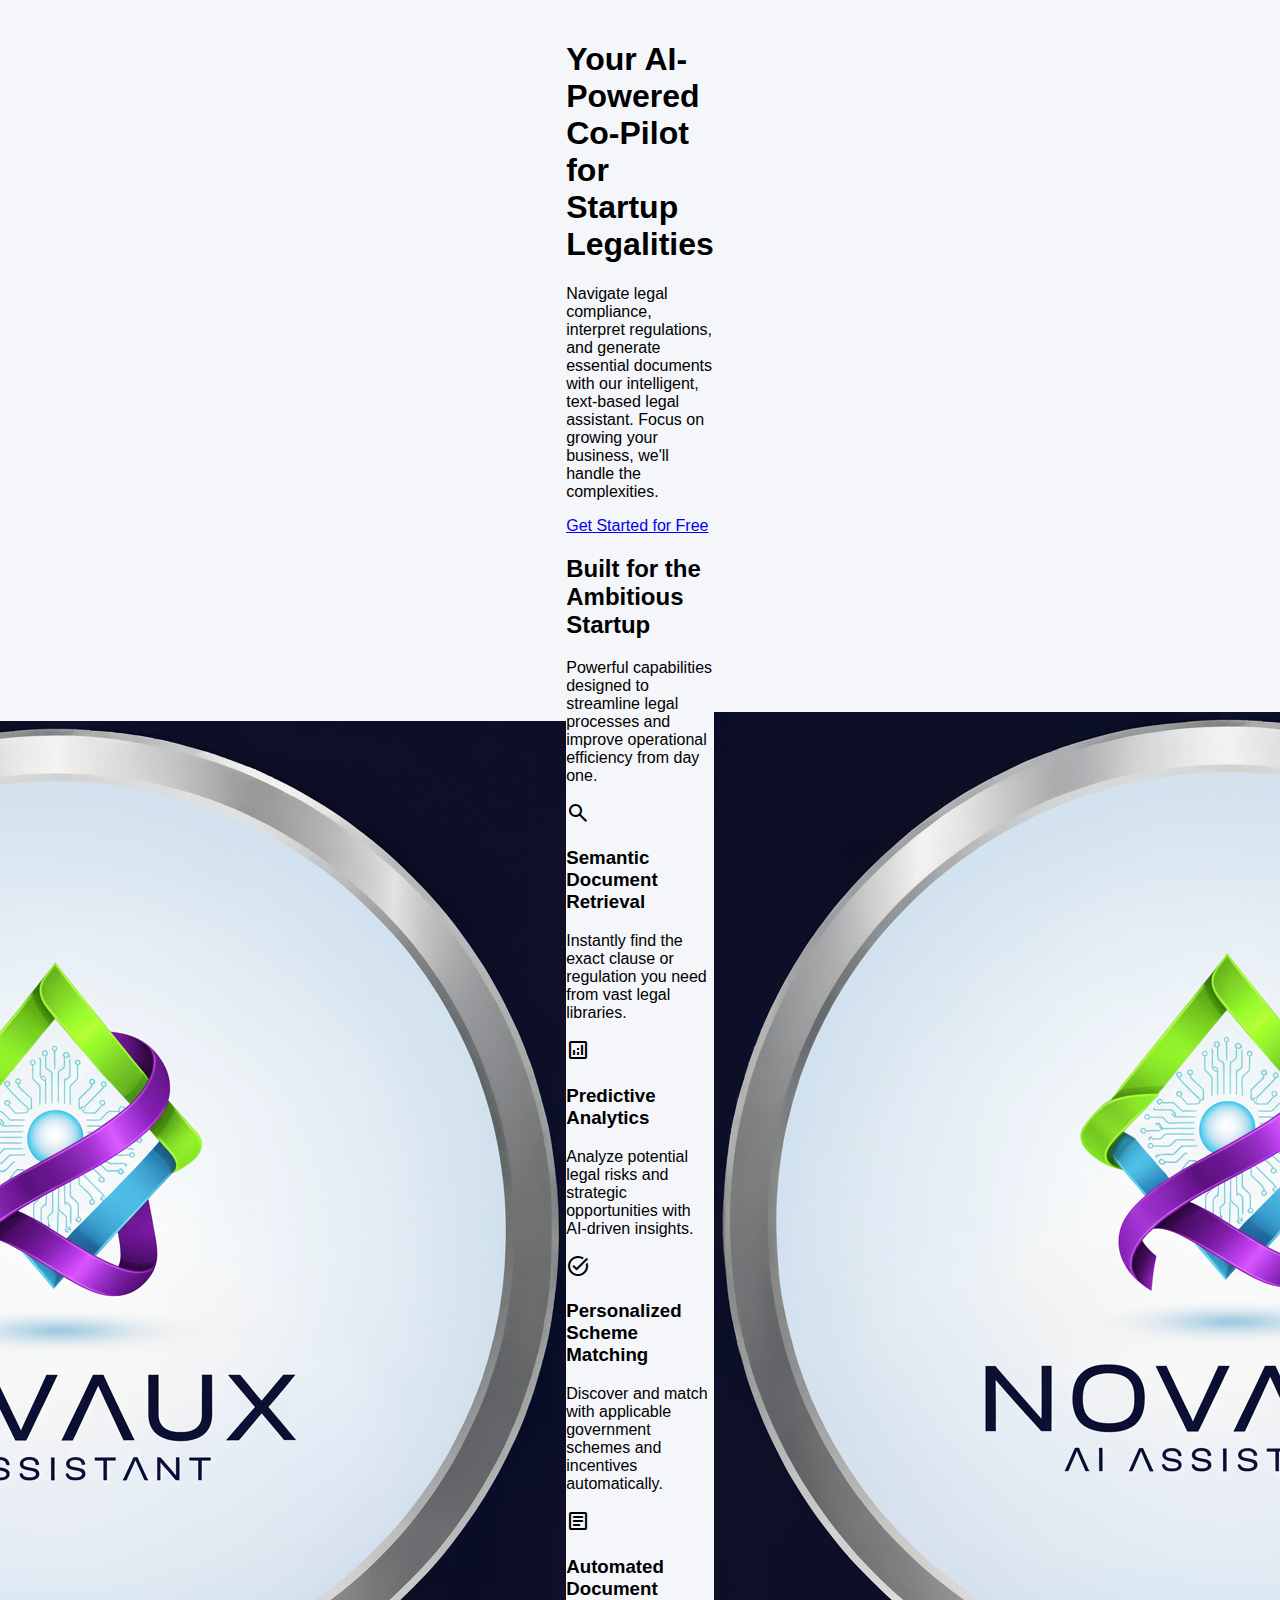
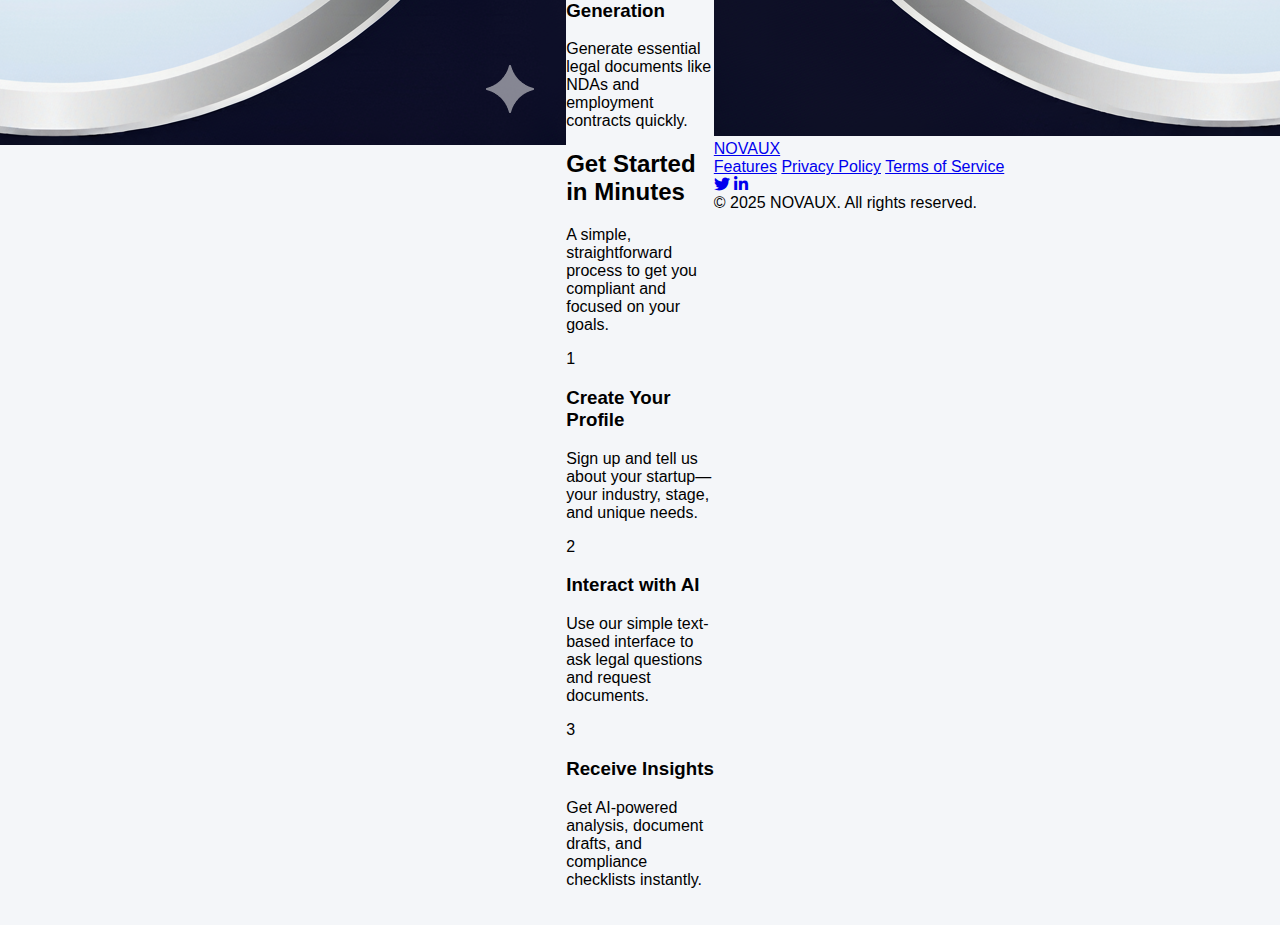
<file: temp2/index.html>
<!DOCTYPE html>
<html lang="en">
<head>
  <meta charset="UTF-8">
  <meta name="viewport" content="width=device-width, initial-scale=1.0">
  <title>NOVAUX - AI Startup Legal Assistant</title>
  
  <meta name="description" content="NOVAUX helps startups navigate legal compliance, regulatory interpretation, and strategic planning with an AI-driven legal assistant.">
  <link rel="icon" href="/logo.png"> <link rel="stylesheet" href="styles.css">
  <link href="https://fonts.googleapis.com/css2?family=Material+Symbols+Outlined" rel="stylesheet">
  <link rel="stylesheet" href="https://cdnjs.cloudflare.com/ajax/libs/font-awesome/6.5.2/css/all.min.css">
</head>
<body>

<header class="header">
  <div class="container">
    <div class="nav-container">
      <a href="/" aria-label="NOVAUX Home" class="logo">
        <img src="logo.png" alt="NOVAUX Logo">
        <span>NOVAUX</span>
      </a>
      <nav class="main-nav">
        <a href="#features">Features</a>
        <a href="#how-it-works">How It Works</a>
      </nav>
      <div id="auth-buttons">
        <a href="login.html" class="btn btn-secondary">Login</a>
        <a href="signup.html" class="btn btn-primary">Sign Up</a>
      </div>
    </div>
  </div>
</header>

<main>
  <section class="hero">
    <div class="container hero-content fade-in-up">
      <h1>Your AI-Powered Co-Pilot for Startup Legalities</h1>
      <p class="subtitle">Navigate legal compliance, interpret regulations, and generate essential documents with our intelligent, text-based legal assistant. Focus on growing your business, we'll handle the complexities.</p>
      <div class="hero-cta">
        <a href="signup.html" class="btn btn-primary">Get Started for Free</a>
      </div>
    </div>
  </section>

  <section id="features" class="section">
    <div class="container">
      <div class="section-header fade-in-up">
        <h2>Built for the Ambitious Startup</h2>
        <p>Powerful capabilities designed to streamline legal processes and improve operational efficiency from day one.</p>
      </div>
      <div class="feature-grid">
        <div class="feature-card fade-in-up">
          <div class="feature-icon"><span class="material-symbols-outlined">search</span></div>
          <h3>Semantic Document Retrieval</h3>
          <p>Instantly find the exact clause or regulation you need from vast legal libraries.</p>
        </div>
        <div class="feature-card fade-in-up" style="animation-delay: 0.1s;">
          <div class="feature-icon"><span class="material-symbols-outlined">analytics</span></div>
          <h3>Predictive Analytics</h3>
          <p>Analyze potential legal risks and strategic opportunities with AI-driven insights.</p>
        </div>
        <div class="feature-card fade-in-up" style="animation-delay: 0.2s;">
          <div class="feature-icon"><span class="material-symbols-outlined">task_alt</span></div>
          <h3>Personalized Scheme Matching</h3>
          <p>Discover and match with applicable government schemes and incentives automatically.</p>
        </div>
        <div class="feature-card fade-in-up" style="animation-delay: 0.3s;">
          <div class="feature-icon"><span class="material-symbols-outlined">article</span></div>
          <h3>Automated Document Generation</h3>
          <p>Generate essential legal documents like NDAs and employment contracts quickly.</p>
        </div>
      </div>
    </div>
  </section>

  <section id="how-it-works" class="section how-it-works">
    <div class="container">
      <div class="section-header fade-in-up">
        <h2>Get Started in Minutes</h2>
        <p>A simple, straightforward process to get you compliant and focused on your goals.</p>
      </div>
      <div class="steps-container">
        <div class="step fade-in-up">
          <div class="step-number">1</div>
          <h3>Create Your Profile</h3>
          <p>Sign up and tell us about your startup—your industry, stage, and unique needs.</p>
        </div>
        <div class="step fade-in-up" style="animation-delay: 0.2s;">
          <div class="step-number">2</div>
          <h3>Interact with AI</h3>
          <p>Use our simple text-based interface to ask legal questions and request documents.</p>
        </div>
        <div class="step fade-in-up" style="animation-delay: 0.4s;">
          <div class="step-number">3</div>
          <h3>Receive Insights</h3>
          <p>Get AI-powered analysis, document drafts, and compliance checklists instantly.</p>
        </div>
      </div>
    </div>
  </section>
</main>

<footer>
    <div class="container">
        <div class="footer-content">
            <a href="/" aria-label="NOVAUX Home" class="logo footer-logo">
                <img src="logo.png" alt="NOVAUX Logo">
                <span>NOVAUX</span>
            </a>
            <div class="footer-links">
                <a href="#features">Features</a>
                <a href="#">Privacy Policy</a>
                <a href="#">Terms of Service</a>
            </div>
            <div class="footer-socials">
                <a href="#" aria-label="Twitter"><i class="fab fa-twitter"></i></a>
                <a href="#" aria-label="LinkedIn"><i class="fab fa-linkedin-in"></i></a>
            </div>
            <div class="footer-copyright">
                &copy; 2025 NOVAUX. All rights reserved.
            </div>
        </div>
    </div>
</footer>


<script>
async function checkSession() {
  try {
    const res = await fetch("http://localhost:5000/current_user", { credentials: "include" });
    if (!res.ok) throw new Error('Network response was not ok');
    
    const data = await res.json();
    const authButtons = document.getElementById("auth-buttons");

    if (data.logged_in) {
      authButtons.innerHTML = `
        <a href="dashboard.html" class="btn btn-secondary">Dashboard</a>
        <button id="logoutBtn" class="btn btn-primary">Logout</button>
      `;
      document.getElementById("logoutBtn").addEventListener("click", async () => {
        await fetch("http://localhost:5000/logout", { method: "POST", credentials: "include" });
        window.location.href = "index.html";
      });
    } else {
      authButtons.innerHTML = `
        <a href="login.html" class="btn btn-secondary">Login</a>
        <a href="signup.html" class="btn btn-primary">Sign Up</a>
      `;
    }
  } catch (err) {
    console.error("Session check failed:", err);
    // Fallback in case of server error
    document.getElementById("auth-buttons").innerHTML = `
        <a href="login.html" class="btn btn-secondary">Login</a>
        <a href="signup.html" class="btn btn-primary">Sign Up</a>
      `;
  }
}

// Run the session check when the page loads
document.addEventListener("DOMContentLoaded", checkSession);
</script>

</body>
</html>
</file>
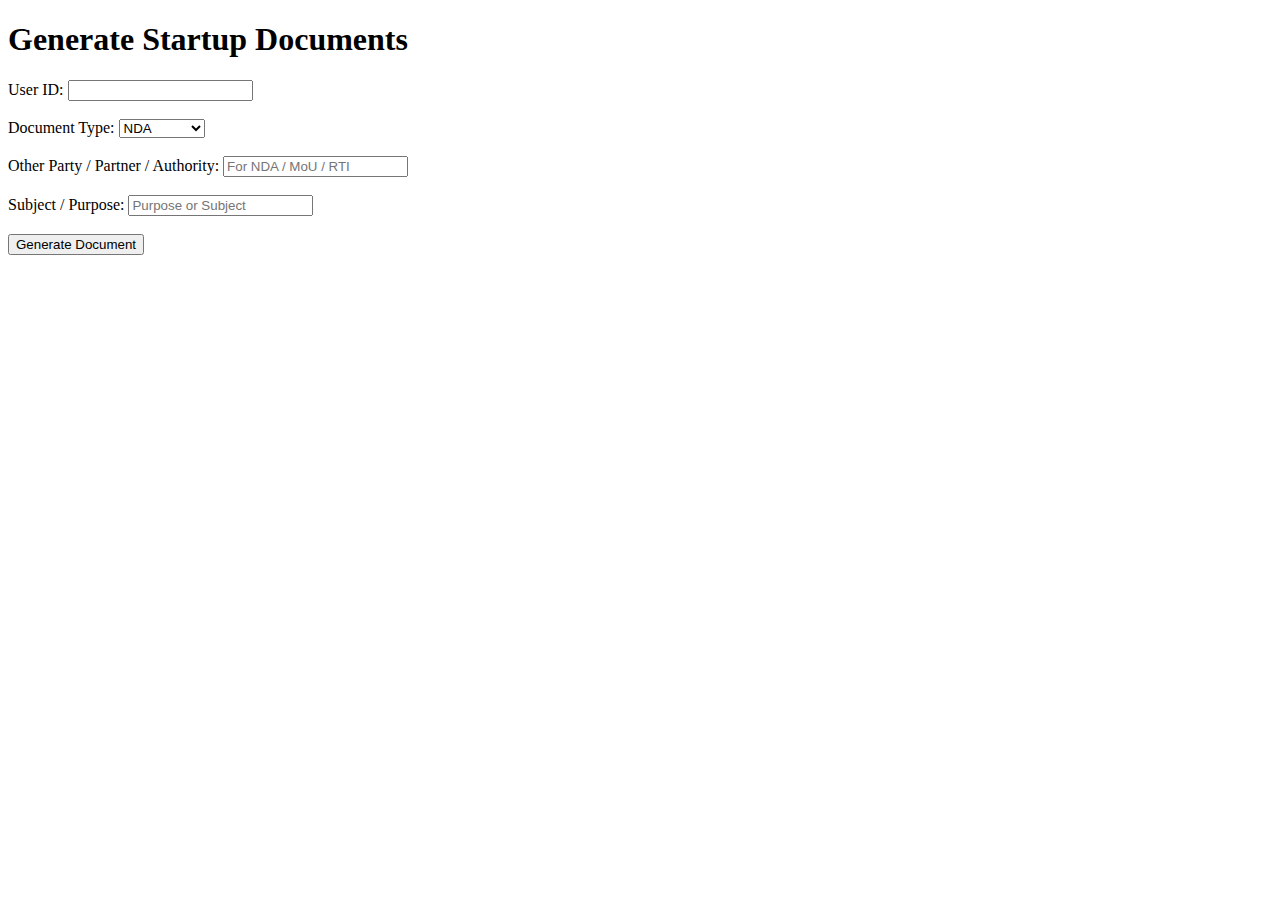
<file: docgenerator/templates/index.html>
<!DOCTYPE html>
<html lang="en">
<head>
  <meta charset="UTF-8">
  <title>Automated Document Generator</title>
</head>
<body>
  <h1>Generate Startup Documents</h1>
  <form action="/generate" method="post">
    <label>User ID:</label>
    <input type="text" name="user_id" required><br><br>

    <label>Document Type:</label>
    <select name="doc_type" required>
      <option value="nda">NDA</option>
      <option value="pitch_deck">Pitch Deck</option>
      <option value="mou">MoU</option>
      <option value="rti">RTI Draft</option>
    </select><br><br>

    <label>Other Party / Partner / Authority:</label>
    <input type="text" name="other_party" placeholder="For NDA / MoU / RTI"><br><br>

    <label>Subject / Purpose:</label>
    <input type="text" name="subject" placeholder="Purpose or Subject"><br><br>

    <button type="submit">Generate Document</button>
  </form>
</body>
</html>
</file>
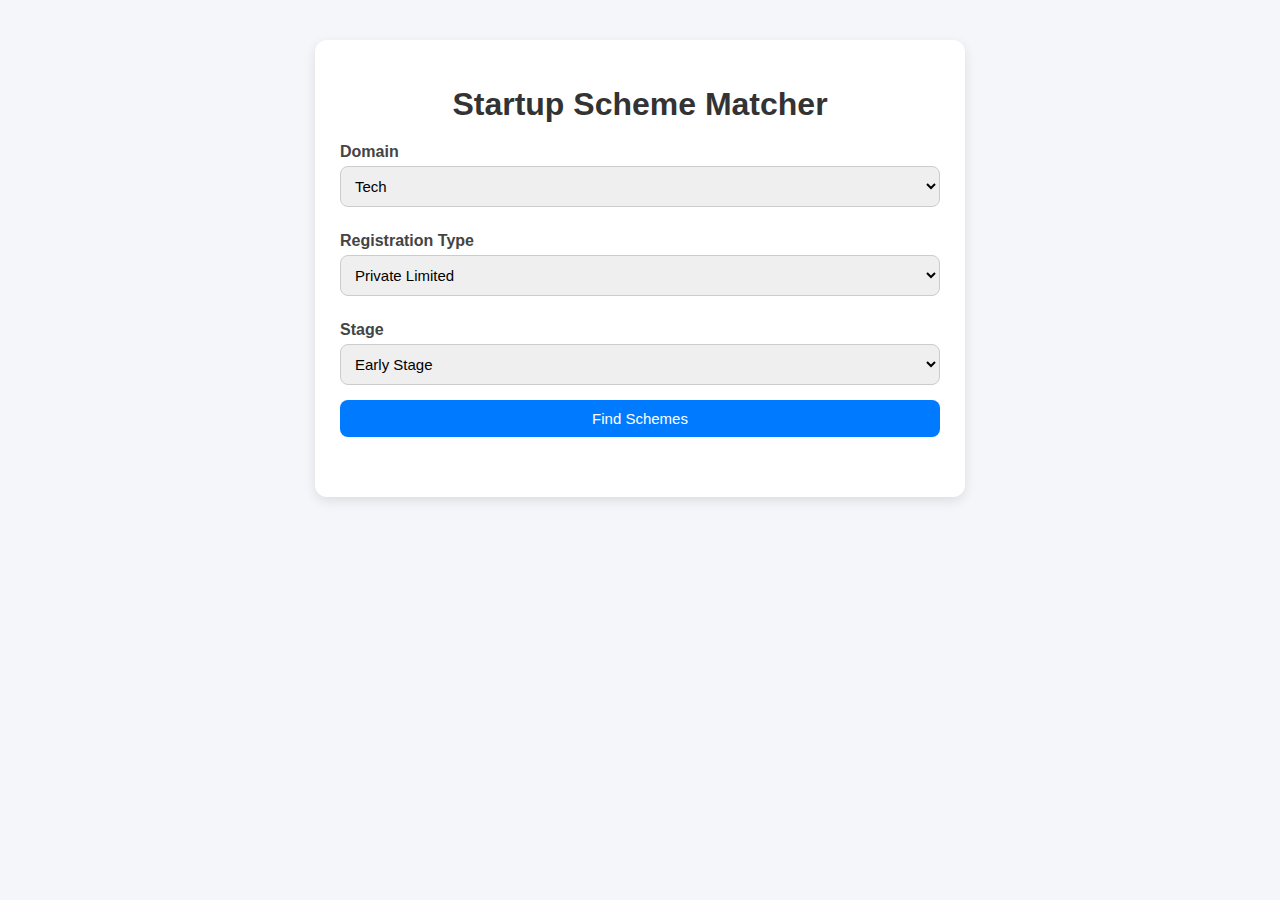
<file: scheme/frontend/index.html>
<!DOCTYPE html>
<html lang="en">
<head>
  <meta charset="UTF-8">
  <meta name="viewport" content="width=device-width, initial-scale=1.0">
  <title>Startup Scheme Matcher</title>
  <link rel="stylesheet" href="styles.css">
</head>
<body>
  <div class="container">
    <h1>Startup Scheme Matcher</h1>
    <form id="schemeForm">
      <label for="domain">Domain</label>
      <select id="domain" name="domain" required>
        <option value="tech">Tech</option>
        <option value="biotech">Biotech</option>
        <option value="agriculture">Agriculture</option>
        <option value="manufacturing">Manufacturing</option>
        <option value="services">Services</option>
        <option value="education">Education</option>
        <option value="social impact">Social Impact</option>
      </select>

      <label for="registration">Registration Type</label>
      <select id="registration" name="registration" required>
        <option value="private limited">Private Limited</option>
        <option value="LLP">LLP</option>
        <option value="MSME">MSME</option>
        <option value="society">Society</option>
        <option value="trust">Trust</option>
      </select>

      <label for="stage">Stage</label>
      <select id="stage" name="stage" required>
        <option value="early">Early Stage</option>
        <option value="growth">Growth</option>
        <option value="scaling">Scaling</option>
      </select>

      <button type="submit">Find Schemes</button>
    </form>

    <div id="results" class="results"></div>
  </div>

  <script>
    document.getElementById("schemeForm").addEventListener("submit", async function(event) {
      event.preventDefault();

      const data = {
        domain: document.getElementById("domain").value,
        registration: document.getElementById("registration").value,
        stage: document.getElementById("stage").value
      };

      const response = await fetch("http://127.0.0.1:5000/match_schemes", {
        method: "POST",
        headers: { "Content-Type": "application/json" },
        body: JSON.stringify(data)
      });

      const schemes = await response.json();
      const resultsDiv = document.getElementById("results");
      resultsDiv.innerHTML = "";

      if (schemes.length === 0) {
        resultsDiv.innerHTML = "<p>No schemes matched your profile.</p>";
      } else {
        schemes.forEach(scheme => {
          const card = document.createElement("div");
          card.classList.add("card");
          card.innerHTML = `
            <h3>${scheme.name}</h3>
            <p><strong>Benefits:</strong> ${scheme.benefits}</p>
            <a href="${scheme.link}" target="_blank">Apply Here</a>
          `;
          resultsDiv.appendChild(card);
        });
      }
    });
  </script>
</body>
</html>
</file>
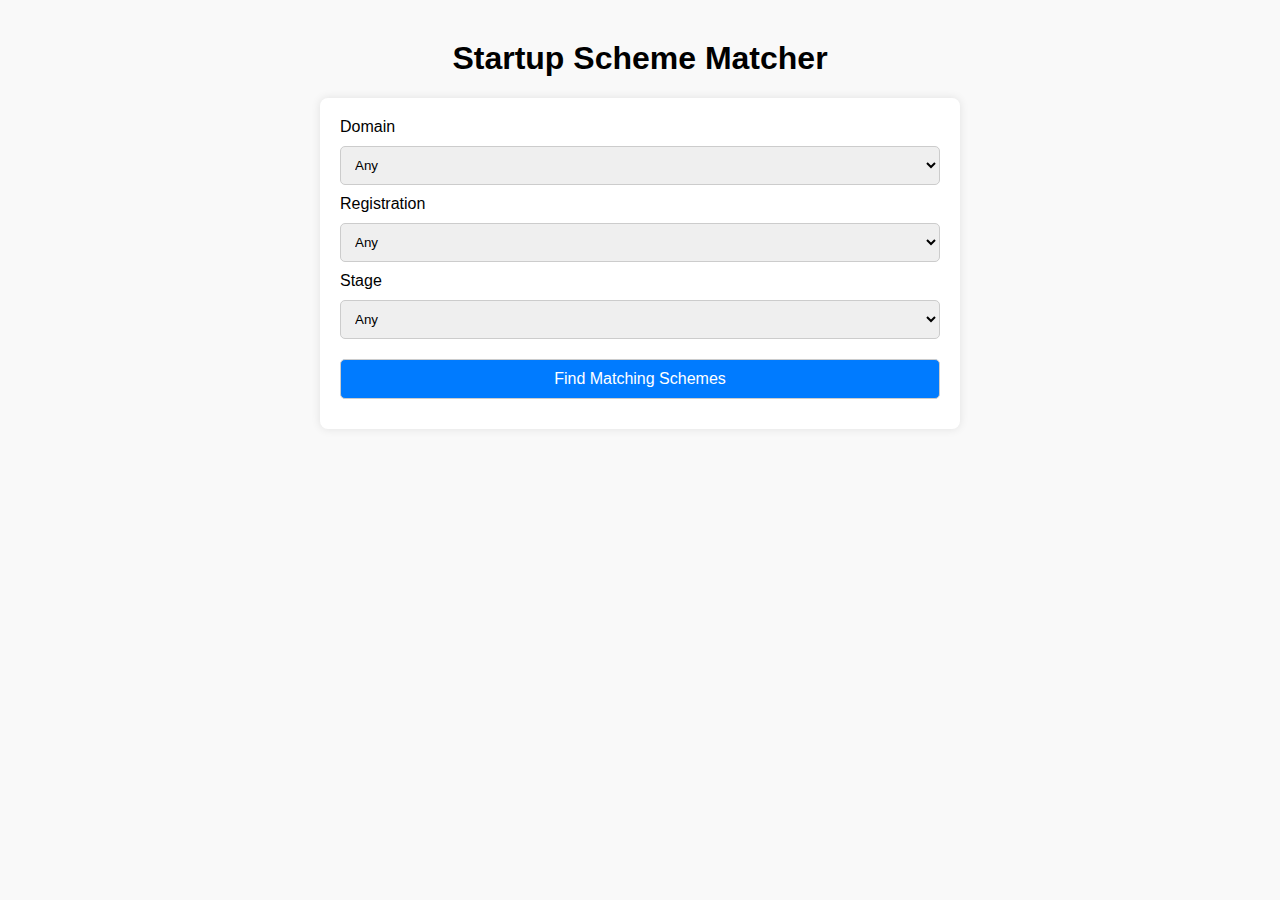
<file: schemeapi/frontend/index.html>
<!DOCTYPE html>
<html lang="en">
<head>
  <meta charset="UTF-8">
  <title>Startup Scheme Matcher</title>
  <style>
    body { font-family: Arial, sans-serif; margin: 40px; background: #f9f9f9; }
    h1 { text-align: center; }
    .form-container { max-width: 600px; margin: auto; background: #fff; padding: 20px; border-radius: 8px; box-shadow: 0 0 10px rgba(0,0,0,0.1); }
    select, button { width: 100%; padding: 10px; margin: 10px 0; border-radius: 5px; border: 1px solid #ccc; }
    button { background: #007bff; color: white; font-size: 16px; cursor: pointer; }
    button:hover { background: #0056b3; }
    .results { margin-top: 30px; }
    .scheme { background: #fff; padding: 15px; margin-bottom: 10px; border-radius: 6px; box-shadow: 0 0 5px rgba(0,0,0,0.1); }
    .scheme a { text-decoration: none; color: #007bff; }
  </style>
</head>
<body>
  <h1>Startup Scheme Matcher</h1>
  <div class="form-container">
    <label for="domain">Domain</label>
    <select id="domain">
      <option value="any">Any</option>
      <option value="agriculture">Agriculture</option>
      <option value="biotech">Biotech</option>
      <option value="tech">Tech</option>
      <option value="manufacturing">Manufacturing</option>
      <option value="services">Services</option>
      <option value="education">Education</option>
      <option value="social impact">Social Impact</option>
    </select>

    <label for="registration">Registration</label>
    <select id="registration">
      <option value="any">Any</option>
      <option value="private limited">Private Limited</option>
      <option value="LLP">LLP</option>
      <option value="MSME">MSME</option>
      <option value="society">Society</option>
      <option value="trust">Trust</option>
    </select>

    <label for="stage">Stage</label>
    <select id="stage">
      <option value="any">Any</option>
      <option value="early">Early</option>
      <option value="growth">Growth</option>
      <option value="scaling">Scaling</option>
    </select>

    <button onclick="findSchemes()">Find Matching Schemes</button>
  </div>

  <div class="results" id="results"></div>

  <script>
    async function findSchemes() {
      const domain = document.getElementById("domain").value;
      const registration = document.getElementById("registration").value;
      const stage = document.getElementById("stage").value;

      const response = await fetch("/match", {
        method: "POST",
        headers: { "Content-Type": "application/json" },
        body: JSON.stringify({ domain, registration, stage })
      });

      const data = await response.json();
      const resultsDiv = document.getElementById("results");
      resultsDiv.innerHTML = "";

      if (data.length === 0) {
        resultsDiv.innerHTML = "<p>No matching schemes found.</p>";
        return;
      }

      data.forEach(scheme => {
        const div = document.createElement("div");
        div.className = "scheme";
        div.innerHTML = `
          <h3>${scheme.name}</h3>
          <p><strong>Benefits:</strong> ${scheme.benefits}</p>
          <p><a href="${scheme.link}" target="_blank">Apply Here</a></p>
        `;
        resultsDiv.appendChild(div);
      });
    }
  </script>
</body>
</html>
</file>
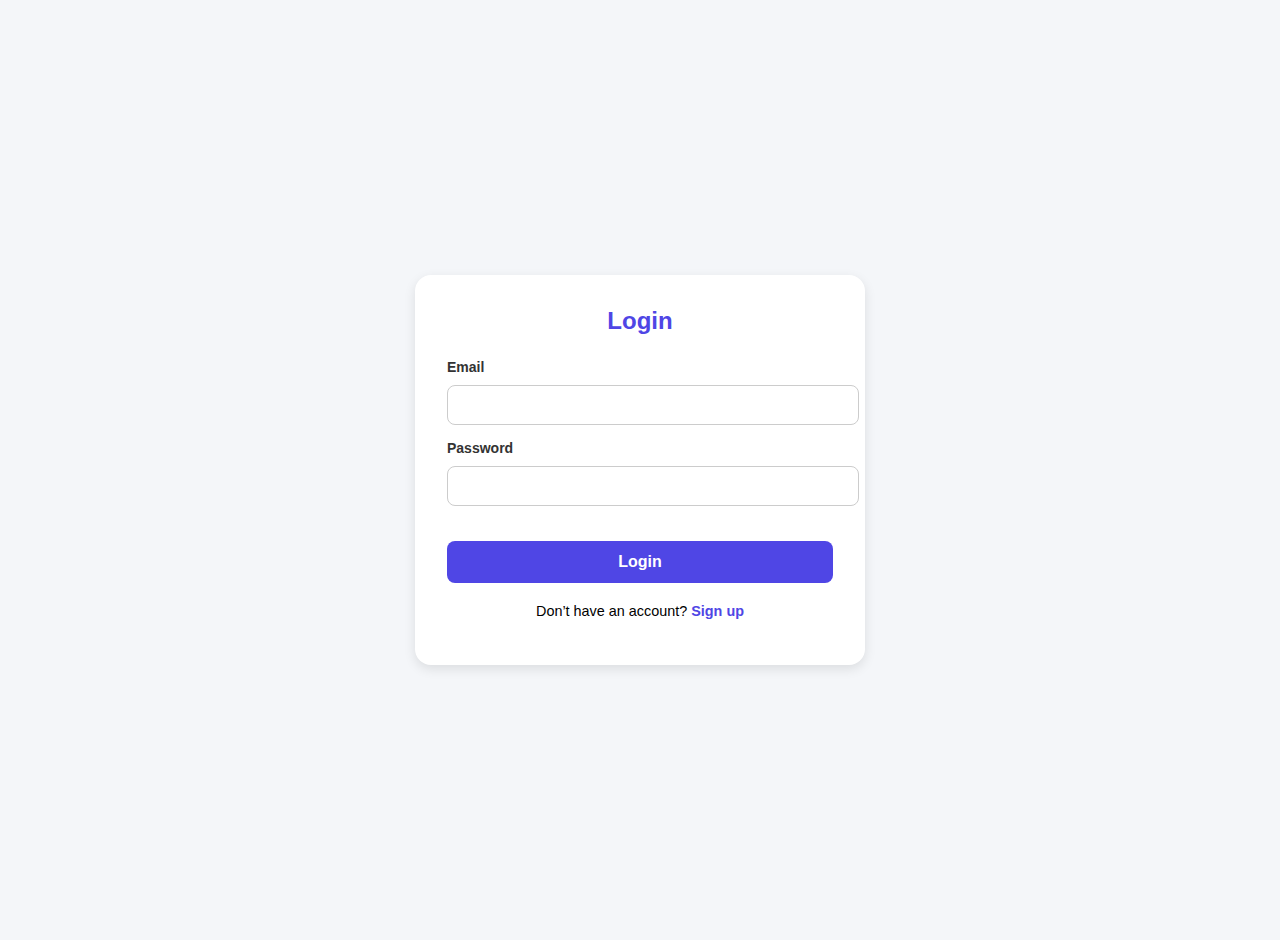
<file: templates/dashboard.html>
<!DOCTYPE html>
<html lang="en">
<head>
  <meta charset="UTF-8">
  <meta name="viewport" content="width=device-width, initial-scale=1.0">
  <title>Dashboard - AI Startup Legal Assistant</title>
  <link href="https://fonts.googleapis.com/css2?family=Open+Sans:wght@400;600;700&display=swap" rel="stylesheet">
  <link href="https://cdnjs.cloudflare.com/ajax/libs/font-awesome/6.5.2/css/all.min.css" rel="stylesheet">
  <style>
    body {
      font-family: 'Open Sans', sans-serif;
      margin: 0;
      background: #f9f9f9;
      color: #333;
    }

    /* Navbar (copied from index.html style) */
    header {
      position: sticky; top: 0; z-index: 1000;
      background: #fff;
      box-shadow: 0 2px 6px rgba(0,0,0,0.05);
    }
    .nav-container {
      display: flex;
      justify-content: space-between;
      align-items: center;
      padding: 16px 32px;
      background: #fff;
      border-radius: 8px;
      margin: 0 auto;
      max-width: 1200px;
    }
    header h1 a {
      color: #4F46E5;
      font-size: 1.5rem;
      font-weight: 700;
      text-decoration: none;
    }
    nav a {
      margin-left: 24px;
      font-weight: 600;
      transition: color 0.2s;
      text-decoration: none;
      color: #333;
    }
    nav a:hover {
      color: #7C3AED;
    }
    .btn-logout {
      background: #e74c3c;
      color: #fff;
      padding: 8px 16px;
      border-radius: 6px;
      font-weight: 600;
      border: none;
      cursor: pointer;
      margin-left: 24px;
    }
    .btn-logout:hover {
      background: #c0392b;
    }

    /* Container */
    .container {
      max-width: 1000px;
      margin: 2rem auto;
      background: white;
      padding: 2rem;
      border-radius: 8px;
      box-shadow: 0 4px 8px rgba(0,0,0,0.1);
    }

    /* Cards */
    .cards {
      display: grid;
      grid-template-columns: 1fr 1fr;
      gap: 2rem;
      margin-top: 2rem;
    }
    @media(max-width: 768px) {
      .cards {
        grid-template-columns: 1fr;
      }
    }
    .card {
      background: #ffffff;
      padding: 1.5rem;
      border-radius: 10px;
      box-shadow: 0 4px 8px rgba(0,0,0,0.1);
    }
    .card h3 {
      margin-bottom: 1rem;
      color: #2c3e50;
    }
    .card table {
      width: 100%;
      border-collapse: collapse;
    }
    .card th {
      text-align: left;
      padding: 0.5rem;
      color: #555;
      width: 30%;
    }
    .card td {
      padding: 0.5rem;
      color: #333;
    }
  </style>
</head>
<body>
  <!-- Navbar -->
  <header>
    <div class="nav-container">
      <h1><a href="index.html" aria-label="AI Startup Legal Assistant Home">NOVAUX</a></h1>
      <nav>
        <a href="index.html">Home</a>
        <a href="index.html">Feature</a>
        <a href="resources.html">Resources</a>
        <button class="btn-logout" id="logoutBtn">Logout</button>
      </nav>
    </div>
  </header>

  <!-- Main content -->
  <div class="container">
    <h2>Welcome to your Dashboard 🎉</h2>
    <p>This is your central hub for managing your startup profile and exploring legal resources.</p>

    <div class="cards">
      <!-- User Card -->
      <div class="card">
        <h3>User Info</h3>
        <table>
          <tr><th>User ID</th><td id="userId">Loading...</td></tr>
          <tr><th>Full Name</th><td id="userName">Loading...</td></tr>
          <tr><th>Email</th><td id="userEmail">Loading...</td></tr>
        </table>
      </div>

      <!-- Startup Card -->
      <div class="card">
        <h3>Startup Info</h3>
        <table>
          <tr><th>Name</th><td id="startupName">Loading...</td></tr>
          <tr><th>Domain</th><td id="startupDomain">Loading...</td></tr>
          <tr><th>Stage</th><td id="startupStage">Loading...</td></tr>
          <tr><th>Funding</th><td id="startupFunding">Loading...</td></tr>
          <tr><th>Team Size</th><td id="startupTeam">Loading...</td></tr>
          <tr><th>Location</th><td id="startupLocation">Loading...</td></tr>
          <tr><th>Website</th><td id="startupWebsite">Loading...</td></tr>
          <tr><th>Problem</th><td id="startupProblem">Loading...</td></tr>
          <tr><th>Vision</th><td id="startupVision">Loading...</td></tr>
        </table>
      </div>
    </div>
  </div>

  <!-- JS -->
  <script>
  const userId = localStorage.getItem("user_id");

  if (!userId) {
    window.location.href = "login.html";
  } else {
    fetch(`http://localhost:5000/user/${userId}`, {
      credentials: "include"   // ✅ validate with Flask session
    })
      .then(res => res.json())
      .then(data => {
        if (data.error) {
          alert("Session expired or invalid. Please login again.");
          localStorage.clear();
          window.location.href = "login.html";
        } else {
          // Fill User Info
          document.getElementById("userId").textContent = data.user_id;
          document.getElementById("userName").textContent = data.full_name;
          document.getElementById("userEmail").textContent = data.email;

          // Fill Startup Info
          const s = data.startup || {};
          document.getElementById("startupName").textContent = s.startup_name || "N/A";
          document.getElementById("startupDomain").textContent = s.domain || "N/A";
          document.getElementById("startupStage").textContent = s.stage || "N/A";
          document.getElementById("startupFunding").textContent = s.funding_amount || "N/A";
          document.getElementById("startupTeam").textContent = s.team_size || "N/A";
          document.getElementById("startupLocation").textContent = s.location || "N/A";
          if (s.website) {
            document.getElementById("startupWebsite").innerHTML = `<a href="${s.website}" target="_blank">${s.website}</a>`;
          } else {
            document.getElementById("startupWebsite").textContent = "N/A";
          }
          document.getElementById("startupProblem").textContent = s.problem_statement || "N/A";
          document.getElementById("startupVision").textContent = s.vision || "N/A";
        }
      })
      .catch(err => {
        console.error(err);
        alert("Error fetching user details");
      });
  }

  // Logout
  document.getElementById("logoutBtn").addEventListener("click", async () => {
    await fetch("http://localhost:5000/logout", {
      method: "POST",
      credentials: "include"  // ✅ clear server-side session too
    });
    localStorage.clear();
    window.location.href = "login.html";
  });
</script>

</body>
</html>
</file>
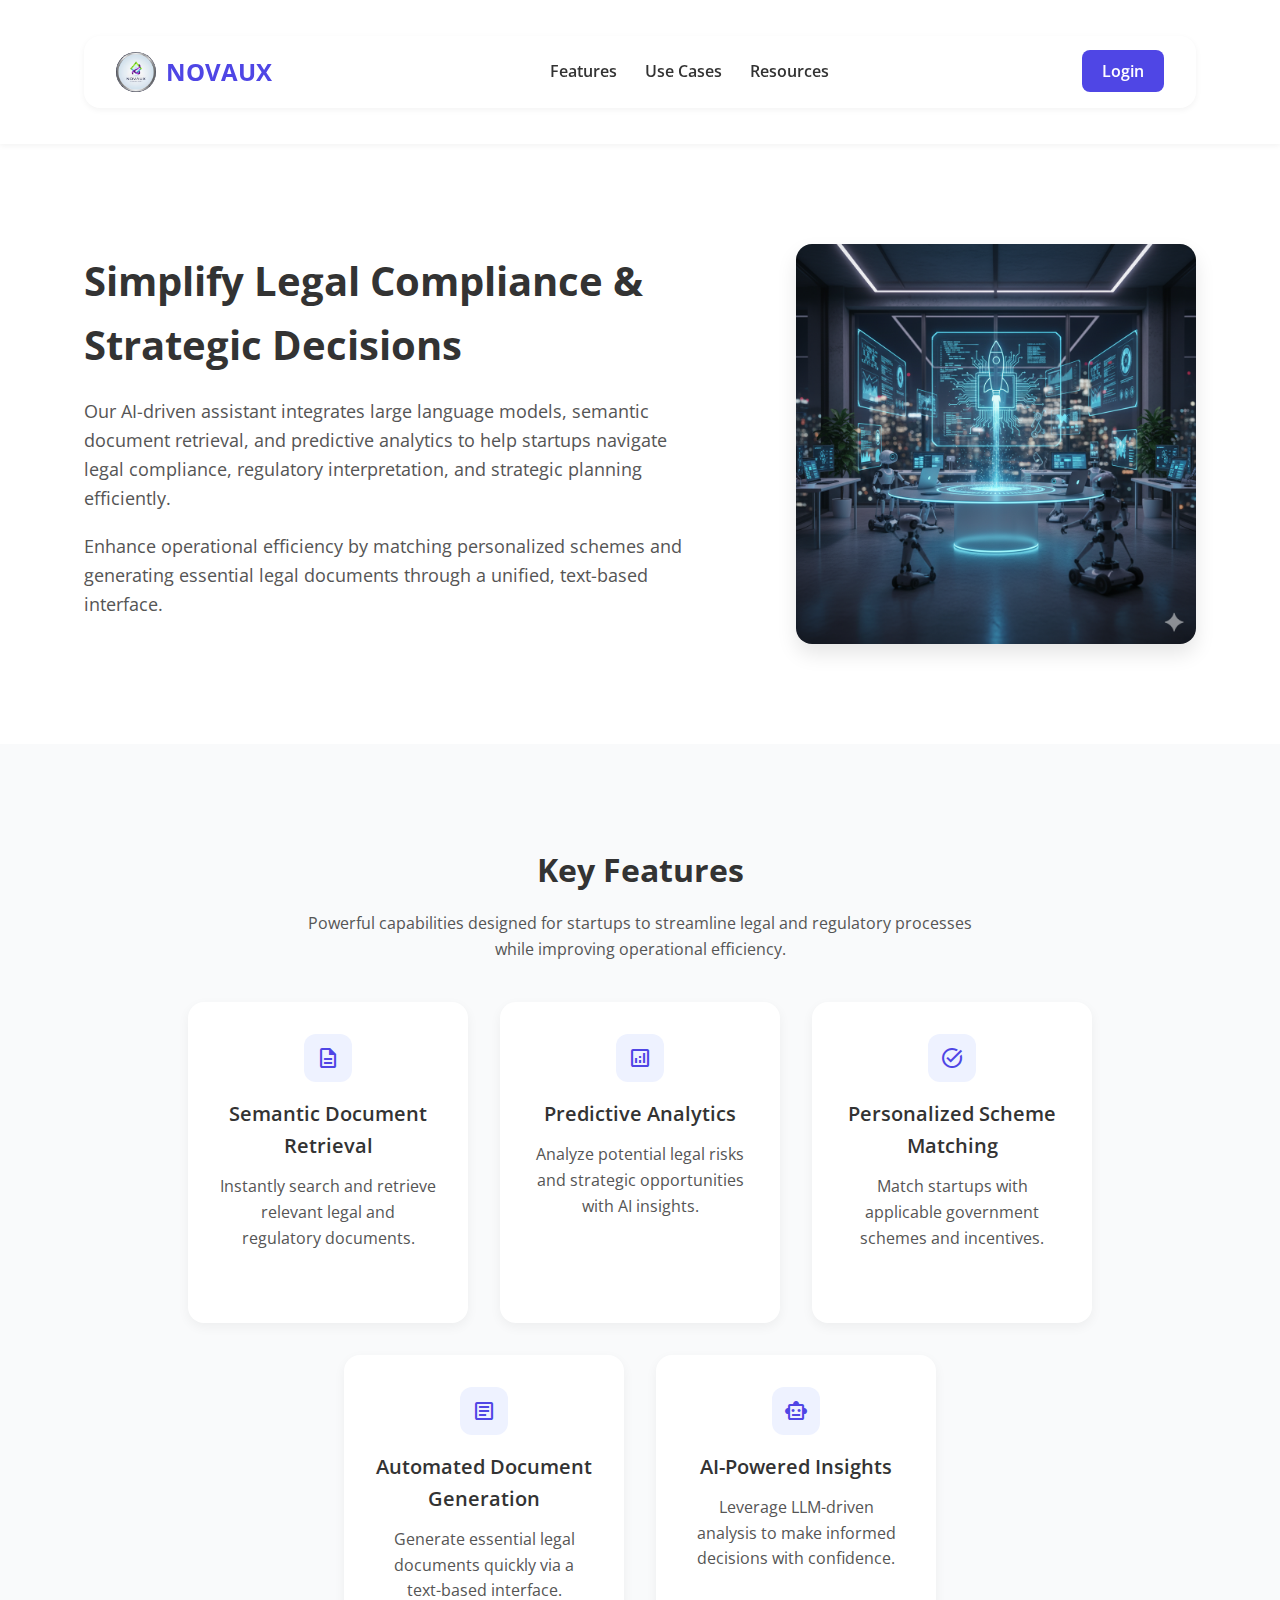
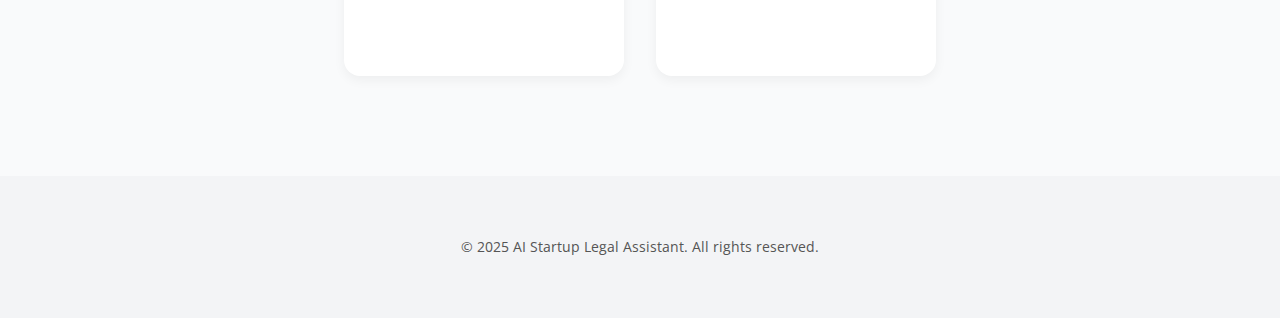
<file: templates/index2.html>
<!DOCTYPE html>
<html lang="en">
<head>
  <meta charset="UTF-8">
  <meta name="viewport" content="width=device-width, initial-scale=1.0">
  <title>AI Startup Legal Assistant</title>
  <link rel="icon" href="https://cdn.example.com/favicon.ico">
  <link rel="apple-touch-icon" sizes="192x192" href="https://cdn.example.com/logo192.png">
  <link rel="apple-touch-icon" sizes="512x512" href="https://cdn.example.com/logo512.png">
  <meta name="theme-color" content="#4F46E5">
  <meta name="apple-mobile-web-app-capable" content="yes">
  <meta name="apple-mobile-web-app-status-bar-style" content="default">
  <meta name="apple-mobile-web-app-title" content="NOVAUX">

  <link href="https://fonts.googleapis.com/css2?family=Open+Sans:wght@400;600;700&display=swap" rel="stylesheet">
  <link href="https://fonts.googleapis.com/css2?family=Material+Symbols+Outlined" rel="stylesheet">
  <link href="https://cdnjs.cloudflare.com/ajax/libs/font-awesome/6.5.2/css/all.min.css" rel="stylesheet">

  <style>
    /* Global Reset */
    *, *::before, *::after { box-sizing: border-box; margin: 0; padding: 0; }
    html { scroll-behavior: smooth; }
    body { font-family: 'Open Sans', sans-serif; background: #fff; color: #333; line-height: 1.6; }
    a { text-decoration: none; color: inherit; }
    img { max-width: 100%; display: block; height: auto; }
    button { cursor: pointer; border: none; font-family: inherit; }

    /* Variables */
    :root {
      --primary-color: #4F46E5;
      --secondary-color: #7C3AED;
      --light-gray: #f9fafb;
      --text-color: #555;
      --border-radius-md: 8px;
      --border-radius-lg: 16px;
    }

    /* Container */
    .container { 
      width: 90%;
      max-width: 1200px;
      margin: 0 auto;
      padding: 20px;
    }

    /* Header */
    header {
      position: sticky; top: 0; z-index: 1000;
      background: #fff; box-shadow: 0 2px 6px rgba(0,0,0,0.05);
    }
    .nav-container {
      display: flex;
      justify-content: space-between;
      align-items: center;
      padding: 16px 32px;
      background: #fff;
      border-radius: var(--border-radius-lg);
      box-shadow: 0 2px 6px rgba(0,0,0,0.05);
      margin: 16px 0;
    }
    .logo {
      display: flex;
      align-items: center;
      gap: 10px;
    }
    .logo img {
      width: 40px;
      height: 40px;
      border-radius: 50%; /* makes it round */
      object-fit: cover;
    }
    .logo span {
      color: var(--primary-color);
      font-size: 1.5rem;
      font-weight: 700;
    }
    nav a { margin-left: 24px; font-weight: 600; transition: color 0.2s; }
    nav a:hover { color: var(--secondary-color); }
    .btn-login {
      background: var(--primary-color); color: #fff; padding: 10px 20px;
      border-radius: var(--border-radius-md); font-weight: 600; transition: background 0.3s;
    }
    .btn-login:hover { background: var(--secondary-color); }

    /* Hero Section */
    .hero {
      display: flex; flex-direction: column-reverse; align-items: center;
      padding: 80px 0; gap: 40px;
    }
    .hero-content { text-align: center; max-width: 600px; }
    .hero-content h2 { font-size: 2.5rem; font-weight: 700; margin-bottom: 20px; }
    .hero-content p { font-size: 1.125rem; color: var(--text-color); margin-bottom: 20px; }
    .hero img { border-radius: var(--border-radius-lg); box-shadow: 0 10px 20px rgba(0,0,0,0.1); }

    @media(min-width: 768px) {
      .hero { flex-direction: row; text-align: left; justify-content: space-between; }
      .hero-content { text-align: left; }
    }

    /* Features Section */
    .features {
      padding: 80px 0; background: var(--light-gray);
    }
    .features h3 { text-align: center; font-size: 2rem; font-weight: 700; margin-bottom: 16px; }
    .features p { text-align: center; max-width: 700px; margin: 0 auto 40px; color: var(--text-color); }
    .feature-grid { display: flex; flex-wrap: wrap; justify-content: center; gap: 32px; }
    .feature-card {
      background: #fff; border-radius: var(--border-radius-lg); padding: 32px;
      width: 280px; text-align: center;
      box-shadow: 0 4px 12px rgba(0,0,0,0.05); transition: transform 0.3s, box-shadow 0.3s;
    }
    .feature-card:hover { transform: translateY(-5px); box-shadow: 0 10px 20px rgba(0,0,0,0.1); }
    .feature-icon {
      width: 48px; height: 48px; background: #EEF2FF; display: flex;
      align-items: center; justify-content: center; border-radius: 12px;
      margin: 0 auto 16px; color: var(--primary-color); font-size: 24px;
    }
    .feature-card h4 { font-size: 1.25rem; font-weight: 600; margin-bottom: 12px; }
    .feature-card p { color: var(--text-color); font-size: 1rem; }

    /* Footer */
    footer {
      background: #f3f4f6; padding: 40px 20px; text-align: center;
      font-size: 0.875rem; color: var(--text-color);
    }
    .btn-login, .btn-logout {
      background: var(--primary-color); 
      color: #fff; 
      padding: 10px 20px;
      border-radius: var(--border-radius-md); 
      font-weight: 600; 
      transition: background 0.3s;
    }
    .btn-login:hover, .btn-logout:hover { background: var(--secondary-color); }
    .nav-link {
  margin-left: 24px;
  font-weight: 600;
  transition: color 0.2s;
  color: var(--primary-color);
}
.nav-link:hover {
  color: var(--secondary-color);
}


  </style>
</head>
<body>

  <header>
    <div class="container">
      <div class="nav-container">
        <div class="logo">
          <img src="logo.png" alt="NOVAUX Logo">
          <span><a href="/" aria-label="AI Startup Legal Assistant Home">NOVAUX</a></span>
        </div>
        <nav>
          <a href="#features">Features</a>
          <a href="#usecases">Use Cases</a>
          <a href="#resources">Resources</a>
        </nav>
        <div id="auth-buttons"></div>
      </div>
    </div>
  </header>

  <main>
    <div class="container">
      <section class="hero">
        <div class="hero-content">
          <h2>Simplify Legal Compliance & Strategic Decisions</h2>
          <p>Our AI-driven assistant integrates large language models, semantic document retrieval, and predictive analytics to help startups navigate legal compliance, regulatory interpretation, and strategic planning efficiently.</p>
          <p>Enhance operational efficiency by matching personalized schemes and generating essential legal documents through a unified, text-based interface.</p>
        </div>
        <img 
          src="image.png" 
          alt="A scientist working with robotic equipment in a modern lab, representing AI and technology." 
          loading="lazy" width="400" height="300">
      </section>
    </div>

    <section id="features" class="features">
      <div class="container">
        <h3>Key Features</h3>
        <p>Powerful capabilities designed for startups to streamline legal and regulatory processes while improving operational efficiency.</p>
        <div class="feature-grid">
          <div class="feature-card">
            <div class="feature-icon"><span class="material-symbols-outlined">description</span></div>
            <h4>Semantic Document Retrieval</h4>
            <p>Instantly search and retrieve relevant legal and regulatory documents.</p>
          </div>
          <div class="feature-card">
            <div class="feature-icon"><span class="material-symbols-outlined">analytics</span></div>
            <h4>Predictive Analytics</h4>
            <p>Analyze potential legal risks and strategic opportunities with AI insights.</p>
          </div>
          <div class="feature-card">
            <div class="feature-icon"><span class="material-symbols-outlined">task_alt</span></div>
            <h4>Personalized Scheme Matching</h4>
            <p>Match startups with applicable government schemes and incentives.</p>
          </div>
          <div class="feature-card">
            <div class="feature-icon"><span class="material-symbols-outlined">article</span></div>
            <h4>Automated Document Generation</h4>
            <p>Generate essential legal documents quickly via a text-based interface.</p>
          </div>
          <div class="feature-card">
            <div class="feature-icon"><span class="material-symbols-outlined">smart_toy</span></div>
            <h4>AI-Powered Insights</h4>
            <p>Leverage LLM-driven analysis to make informed decisions with confidence.</p>
          </div>
        </div>
      </div>
    </section>
  </main>
<script>
  const navLinks = document.getElementById("nav-links");
  const authButtons = document.getElementById("auth-buttons");
  const userId = localStorage.getItem("user_id");

  if (userId) {
    // Add Dashboard into the nav
    const dashboardLink = document.createElement("a");
    dashboardLink.href = "dashboard.html";
    dashboardLink.textContent = "Dashboard";
    navLinks.appendChild(dashboardLink);

    // Show Logout button on the right
    authButtons.innerHTML = `
      <button id="logoutBtn" class="btn-logout">Logout</button>
    `;

    document.getElementById("logoutBtn").addEventListener("click", async () => {
      try {
        await fetch("http://localhost:5000/logout", {
          method: "POST",
          credentials: "include"
        });
      } catch (e) {
        console.error("Logout request failed:", e);
      }
      localStorage.clear();
      window.location.href = "index.html";
    });
  } else {
    // Not logged in → Login button on the right
    authButtons.innerHTML = `<a href="login.html" class="btn-login">Login</a>`;
  }

</script>

  <footer>
    <div class="container">
      &copy; 2025 AI Startup Legal Assistant. All rights reserved.
    </div>
  </footer>

</body>
</html>
</file>
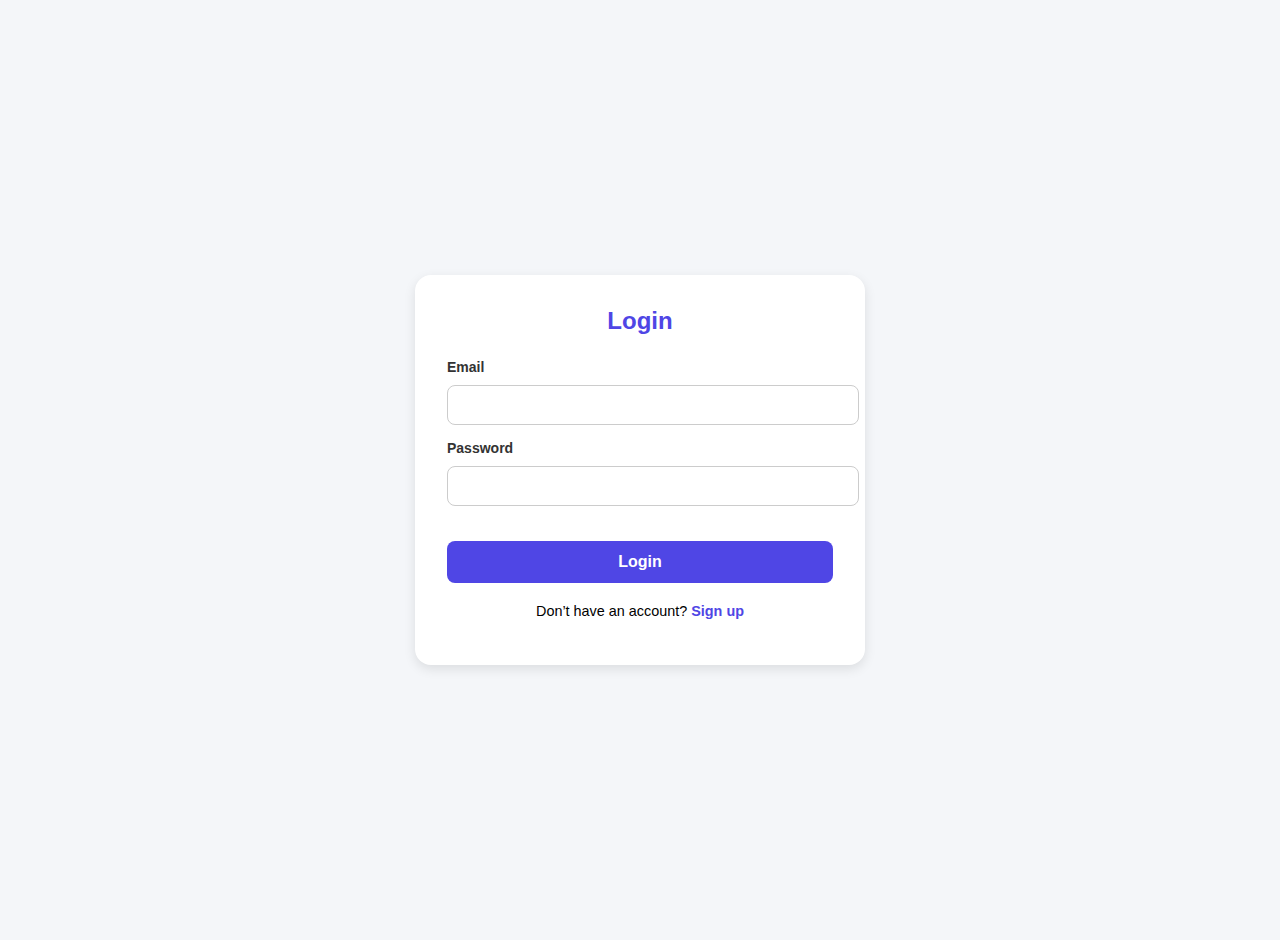
<file: templates/login.html>
<!DOCTYPE html>
<html lang="en">
<head>
  <meta charset="UTF-8">
  <meta name="viewport" content="width=device-width, initial-scale=1.0">
  <title>Login - AI Startup Legal Assistant</title>
  <link rel="stylesheet" href="styles.css">
</head>
<body>
  <main class="auth-container">
    <div class="auth-card">
      <h2>Login</h2>
      <form id="loginForm" novalidate>
        <div class="form-group">
          <label for="email">Email</label>
          <input type="email" id="email" required autocomplete="email">
        </div>
        <div class="form-group">
          <label for="password">Password</label>
          <input type="password" id="password" required autocomplete="current-password">
        </div>
        <button type="submit">Login</button>
      </form>
      <p class="auth-switch">Don’t have an account? <a href="signup.html">Sign up</a></p>
    </div>
  </main>

  <script>
    document.getElementById("loginForm").addEventListener("submit", async (e) => {
      e.preventDefault();

      const data = {
        email: document.getElementById("email").value,
        password: document.getElementById("password").value,
      };

      try {
        const res = await fetch("http://localhost:5000/login", {
          method: "POST",
          headers: { "Content-Type": "application/json" },
          credentials: "include",   // ✅ include Flask session cookie
          body: JSON.stringify(data)
        });

        const result = await res.json();
        if (res.ok) {
          // ✅ keep using localStorage for dashboard compatibility
          localStorage.setItem("user_id", result.user_id);
          localStorage.setItem("user_email", data.email);
          window.location.href = "dashboard.html";
        } else {
          alert(result.error);
        }
      } catch (err) {
        alert("Error connecting to server");
        console.error(err);
      }
    });
  </script>
</body>
</html>
</file>
<file: temp2/styles.css>
:root {
  --primary-color: #4F46E5;
  --secondary-color: #7C3AED;
  --background-color: #f4f6f9;
  --card-background: #fff;
  --text-color: #333;
  --border-color: #ccc;
  --border-radius-md: 8px;
  --border-radius-lg: 16px;
  --box-shadow: 0 4px 12px rgba(0,0,0,0.1);
}

body {
  font-family: 'Open Sans', sans-serif;
  background: var(--background-color);
  margin: 0;
  display: flex;
  justify-content: center;
  align-items: center;
  min-height: 100vh;
  padding: 20px 0;
}

.auth-container {
  width: 100%;
  max-width: 450px;
  padding: 0 15px;
}

.auth-card {
  background: var(--card-background);
  padding: 32px;
  border-radius: var(--border-radius-lg);
  box-shadow: var(--box-shadow);
}

.auth-card h2 {
  text-align: center;
  color: var(--primary-color);
  margin-top: 0;
  margin-bottom: 24px;
}

/* Form Elements */
.form-group {
  margin-bottom: 15px;
}

label {
  display: block;
  margin-bottom: 5px;
  font-weight: 600;
  font-size: 0.875rem;
  color: var(--text-color);
}

input, select, textarea {
  width: 100%;
  padding: 10px 12px;
  margin-top: 5px;
  border-radius: var(--border-radius-md);
  border: 1px solid var(--border-color);
  font-size: 1rem;
  transition: border-color 0.2s, box-shadow 0.2s;
}

input:focus, select:focus, textarea:focus {
  outline: none;
  border-color: var(--primary-color);
  box-shadow: 0 0 0 3px rgba(79, 70, 229, 0.2);
}

textarea {
  resize: vertical;
  min-height: 60px;
}

button[type="submit"] {
  width: 100%;
  padding: 12px;
  background: var(--primary-color);
  color: white;
  border: none;
  border-radius: var(--border-radius-md);
  margin-top: 20px;
  font-weight: 600;
  font-size: 1rem;
  cursor: pointer;
  transition: background-color 0.3s;
}

button[type="submit"]:hover {
  background: var(--secondary-color);
}

.auth-switch {
  text-align: center;
  margin-top: 20px;
  font-size: 0.9rem;
}

.auth-switch a {
  color: var(--primary-color);
  font-weight: 600;
  text-decoration: none;
}

.auth-switch a:hover {
  text-decoration: underline;
}

/* Form Structure (from signup.html) */
fieldset {
  border: none;
  padding: 0;
  margin: 0;
}

.form-section-title {
  font-size: 1.1rem;
  font-weight: 700;
  color: var(--primary-color);
  margin-bottom: 10px;
  width: 100%;
}

.form-divider {
  margin: 24px 0;
  border: none;
  border-top: 1px solid #eee;
}
</file>
<file: scheme/frontend/styles.css>
body {
  font-family: "Poppins", sans-serif;
  background: #f4f6f9;
  margin: 0;
  padding: 0;
}

.container {
  width: 90%;
  max-width: 600px;
  margin: 40px auto;
  background: #fff;
  padding: 25px;
  border-radius: 12px;
  box-shadow: 0 4px 12px rgba(0,0,0,0.1);
}

h1 {
  text-align: center;
  color: #333;
  margin-bottom: 20px;
}

form label {
  display: block;
  margin: 10px 0 5px;
  font-weight: bold;
  color: #444;
}

form select, form button {
  width: 100%;
  padding: 10px;
  margin-bottom: 15px;
  border-radius: 8px;
  border: 1px solid #ccc;
  font-size: 15px;
}

form button {
  background: #007bff;
  color: white;
  border: none;
  cursor: pointer;
  transition: 0.3s;
}

form button:hover {
  background: #0056b3;
}

.results {
  margin-top: 20px;
}

.card {
  background: #fafafa;
  padding: 15px;
  margin-bottom: 15px;
  border-left: 5px solid #007bff;
  border-radius: 8px;
  box-shadow: 0 2px 5px rgba(0,0,0,0.05);
}

.card h3 {
  margin: 0 0 10px;
  color: #222;
}

.card p {
  margin: 0 0 8px;
  color: #555;
}

.card a {
  text-decoration: none;
  color: #007bff;
  font-weight: bold;
}
</file>
<file: templates/styles.css>
:root {
  --primary-color: #4F46E5;
  --secondary-color: #7C3AED;
  --background-color: #f4f6f9;
  --card-background: #fff;
  --text-color: #333;
  --border-color: #ccc;
  --border-radius-md: 8px;
  --border-radius-lg: 16px;
  --box-shadow: 0 4px 12px rgba(0,0,0,0.1);
}

body {
  font-family: 'Open Sans', sans-serif;
  background: var(--background-color);
  margin: 0;
  display: flex;
  justify-content: center;
  align-items: center;
  min-height: 100vh;
  padding: 20px 0;
}

.auth-container {
  width: 100%;
  max-width: 450px;
  padding: 0 15px;
}

.auth-card {
  background: var(--card-background);
  padding: 32px;
  border-radius: var(--border-radius-lg);
  box-shadow: var(--box-shadow);
}

.auth-card h2 {
  text-align: center;
  color: var(--primary-color);
  margin-top: 0;
  margin-bottom: 24px;
}

/* Form Elements */
.form-group {
  margin-bottom: 15px;
}

label {
  display: block;
  margin-bottom: 5px;
  font-weight: 600;
  font-size: 0.875rem;
  color: var(--text-color);
}

input, select, textarea {
  width: 100%;
  padding: 10px 12px;
  margin-top: 5px;
  border-radius: var(--border-radius-md);
  border: 1px solid var(--border-color);
  font-size: 1rem;
  transition: border-color 0.2s, box-shadow 0.2s;
}

input:focus, select:focus, textarea:focus {
  outline: none;
  border-color: var(--primary-color);
  box-shadow: 0 0 0 3px rgba(79, 70, 229, 0.2);
}

textarea {
  resize: vertical;
  min-height: 60px;
}

button[type="submit"] {
  width: 100%;
  padding: 12px;
  background: var(--primary-color);
  color: white;
  border: none;
  border-radius: var(--border-radius-md);
  margin-top: 20px;
  font-weight: 600;
  font-size: 1rem;
  cursor: pointer;
  transition: background-color 0.3s;
}

button[type="submit"]:hover {
  background: var(--secondary-color);
}

.auth-switch {
  text-align: center;
  margin-top: 20px;
  font-size: 0.9rem;
}

.auth-switch a {
  color: var(--primary-color);
  font-weight: 600;
  text-decoration: none;
}

.auth-switch a:hover {
  text-decoration: underline;
}

/* Form Structure (from signup.html) */
fieldset {
  border: none;
  padding: 0;
  margin: 0;
}

.form-section-title {
  font-size: 1.1rem;
  font-weight: 700;
  color: var(--primary-color);
  margin-bottom: 10px;
  width: 100%;
}

.form-divider {
  margin: 24px 0;
  border: none;
  border-top: 1px solid #eee;
}
</file>
